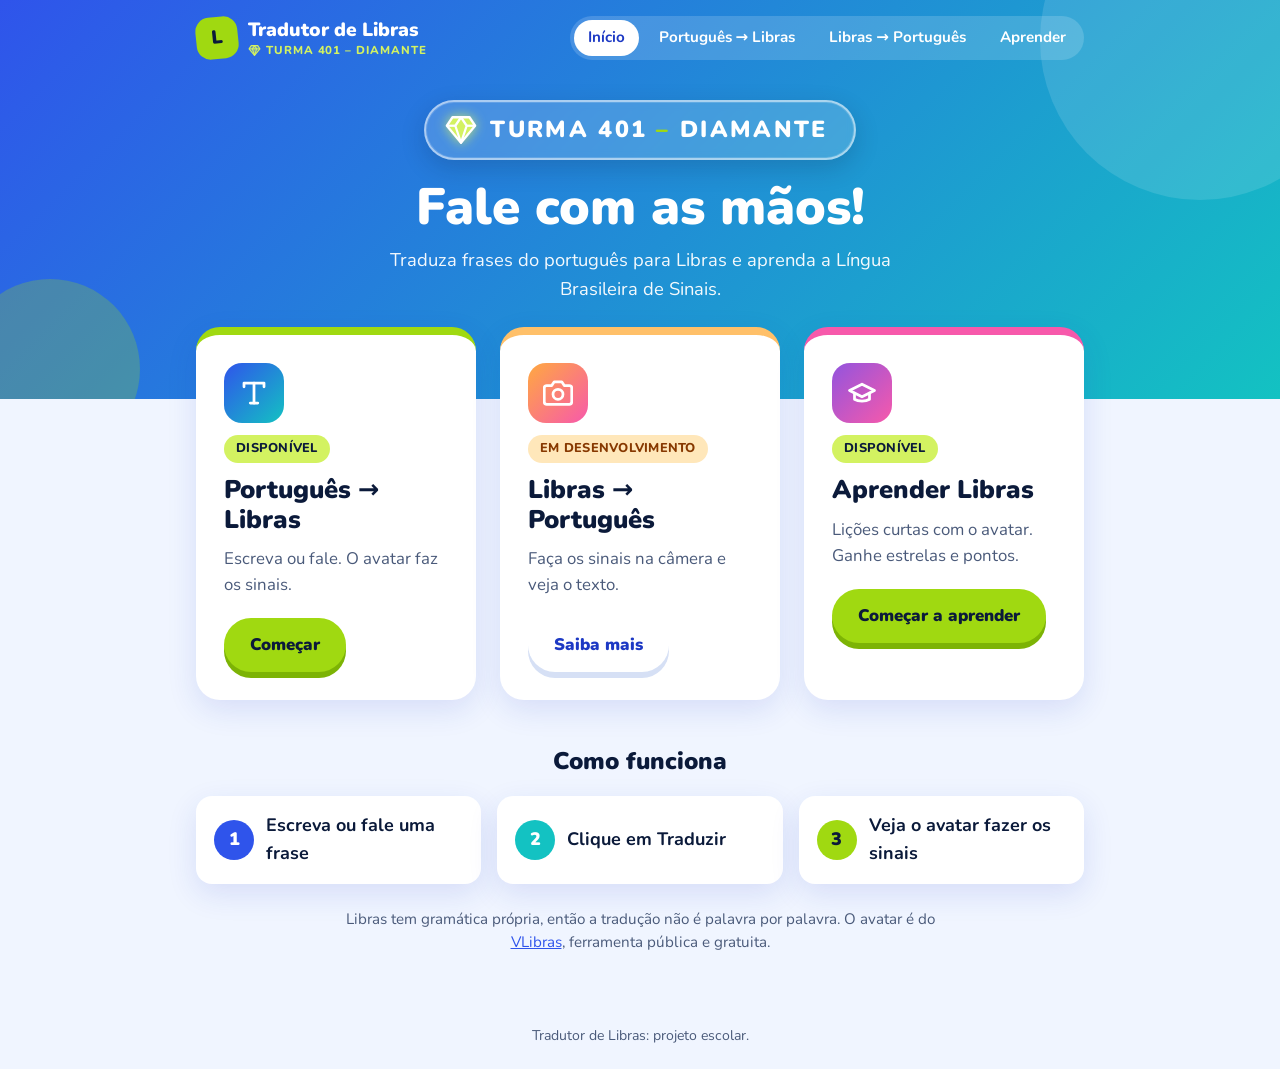
<file: html/index.html>
<!DOCTYPE html>
<html lang="pt-BR">
<head>
  <meta charset="UTF-8">
  <meta name="viewport" content="width=device-width, initial-scale=1.0">
  <title>Tradutor de Libras</title>
  <meta name="description" content="Tradutor online de Português para Libras, feito para ajudar alunos a traduzir e aprender a Língua Brasileira de Sinais.">

  <!-- Estilos: comuns a todas as páginas -->
  <link rel="stylesheet" href="/css/base.css">
  <link rel="stylesheet" href="/css/layout.css">
  <link rel="stylesheet" href="/css/componentes.css">
  <!-- Estilos: só desta página -->
  <link rel="stylesheet" href="/css/paginas/inicio.css">
</head>
<body>
  <a class="pular" href="#conteudo">Pular para o conteúdo</a>

  <!-- ===================== TOPO ===================== -->
  <header class="topo">
    <div class="container navegacao">
      <a class="marca" href="/">
        <span class="marca__icone" aria-hidden="true">L</span>
        <span class="marca__textos">
          <span class="marca__nome">Tradutor de Libras</span>
          <span class="marca__turma">
            <svg class="marca__diamante" viewBox="0 0 24 24" aria-hidden="true"><path d="M6 3h12l4 6-10 12L2 9z"/><path d="M2 9h20"/><path d="M12 21 8 9l4-6 4 6z"/></svg>
            Turma 401 – Diamante
          </span>
        </span>
      </a>
      <nav class="menu" aria-label="Menu principal">
        <a href="/" aria-current="page">Início</a>
        <a href="/portugues-libras"><span class="menu__longo">Português → Libras</span><span class="menu__curto">PT → Libras</span></a>
        <a href="/libras-portugues"><span class="menu__longo">Libras → Português</span><span class="menu__curto">Libras → PT</span></a>
        <a href="/aprender">Aprender</a>
      </nav>
    </div>

    <div class="container topo__titulo">
      <!-- Selo da turma: deixa claro para os alunos que o site é da sala deles -->
      <p class="selo-turma">
        <svg class="selo-turma__diamante" viewBox="0 0 24 24" aria-hidden="true"><path d="M6 3h12l4 6-10 12L2 9z"/><path d="M2 9h20"/><path d="M12 21 8 9l4-6 4 6z"/></svg>
        <span>Turma 401 <span class="selo-turma__separador" aria-hidden="true">–</span> Diamante</span>
      </p>
      <h1>Fale com as mãos!</h1>
      <p>Traduza frases do português para Libras e aprenda a Língua Brasileira de Sinais.</p>
    </div>
  </header>

  <!-- ===================== CONTEÚDO ===================== -->
  <main id="conteudo">
    <div class="container">

      <!-- Os dois caminhos -->
      <section class="caminhos" aria-label="Escolha a direção da tradução">
        <a class="cartao caminho" href="/portugues-libras">
          <span class="caminho__icone" aria-hidden="true">
            <svg class="icone" viewBox="0 0 24 24"><polyline points="4 7 4 4 20 4 20 7"/><line x1="9" y1="20" x2="15" y2="20"/><line x1="12" y1="4" x2="12" y2="20"/></svg>
          </span>
          <span class="selo">Disponível</span>
          <h2 class="caminho__titulo">Português → Libras</h2>
          <p class="caminho__texto">Escreva ou fale. O avatar faz os sinais.</p>
          <span class="botao caminho__botao">Começar</span>
        </a>

        <a class="cartao caminho caminho--dev" href="/libras-portugues">
          <span class="caminho__icone" aria-hidden="true">
            <svg class="icone" viewBox="0 0 24 24"><path d="M23 19a2 2 0 0 1-2 2H3a2 2 0 0 1-2-2V8a2 2 0 0 1 2-2h4l2-3h6l2 3h4a2 2 0 0 1 2 2z"/><circle cx="12" cy="13" r="4"/></svg>
          </span>
          <span class="selo selo--dev">Em desenvolvimento</span>
          <h2 class="caminho__titulo">Libras → Português</h2>
          <p class="caminho__texto">Faça os sinais na câmera e veja o texto.</p>
          <span class="botao botao--secundario caminho__botao">Saiba mais</span>
        </a>

        <a class="cartao caminho caminho--aprender" href="/aprender">
          <span class="caminho__icone" aria-hidden="true">
            <svg class="icone" viewBox="0 0 24 24"><path d="M22 10 12 5 2 10l10 5 10-5z"/><path d="M6 12v5c3 2 9 2 12 0v-5"/></svg>
          </span>
          <span class="selo">Disponível</span>
          <h2 class="caminho__titulo">Aprender Libras</h2>
          <p class="caminho__texto">Lições curtas com o avatar. Ganhe estrelas e pontos.</p>
          <span class="botao caminho__botao">Começar a aprender</span>
        </a>
      </section>

      <!-- Como funciona, em 3 passos -->
      <section class="passos" aria-labelledby="titulo-passos">
        <h2 id="titulo-passos" class="passos__titulo">Como funciona</h2>
        <ol class="passos__lista">
          <li class="passo">
            <span class="passo__numero">1</span>
            <span>Escreva ou fale uma frase</span>
          </li>
          <li class="passo">
            <span class="passo__numero">2</span>
            <span>Clique em <strong>Traduzir</strong></span>
          </li>
          <li class="passo">
            <span class="passo__numero">3</span>
            <span>Veja o avatar fazer os sinais</span>
          </li>
        </ol>
        <p class="passos__nota">
          Libras tem gramática própria, então a tradução não é palavra por palavra.
          O avatar é do <a href="https://www.gov.br/governodigital/pt-br/acessibilidade-e-usuario/vlibras" target="_blank" rel="noopener">VLibras</a>, ferramenta pública e gratuita.
        </p>
      </section>

    </div>
  </main>

  <!-- ===================== RODAPÉ ===================== -->
  <footer class="rodape">
    <div class="container">
      <p>Tradutor de Libras: projeto escolar.</p>
    </div>
  </footer>
</body>
</html>
</file>
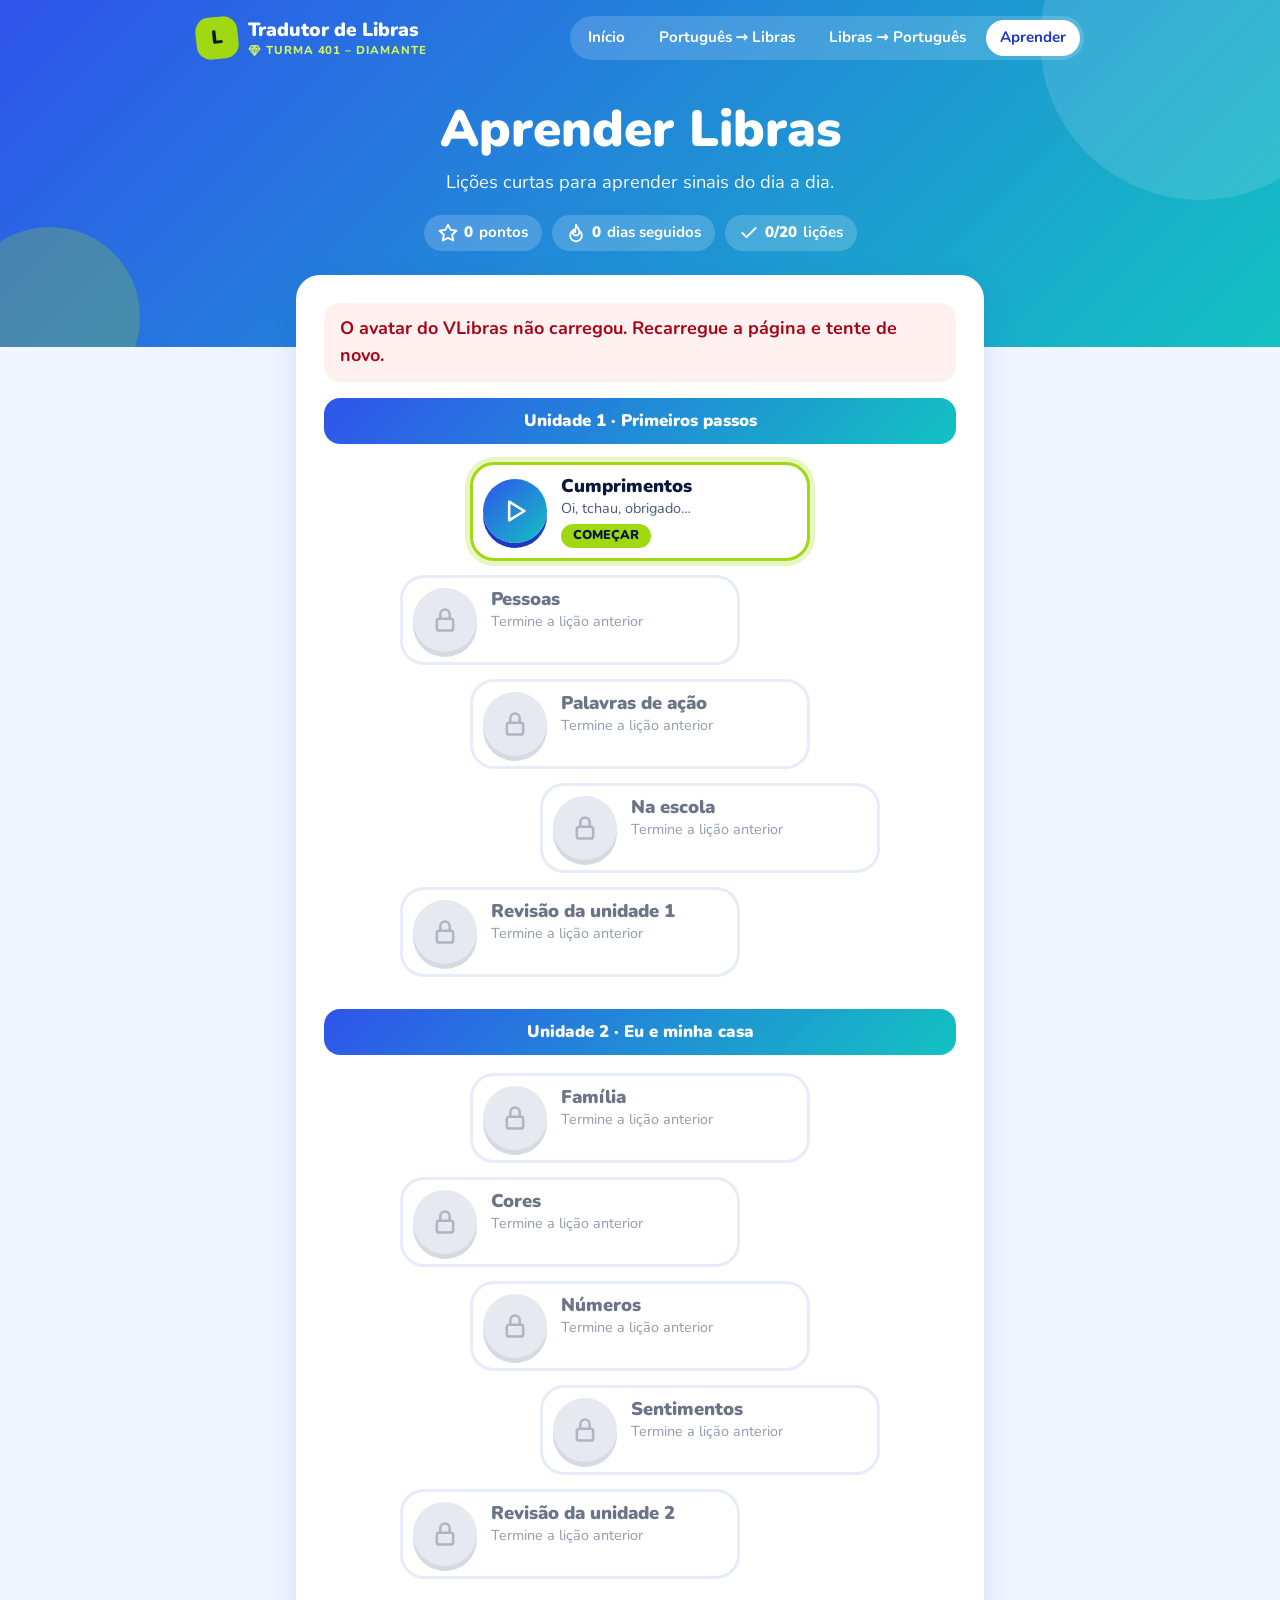
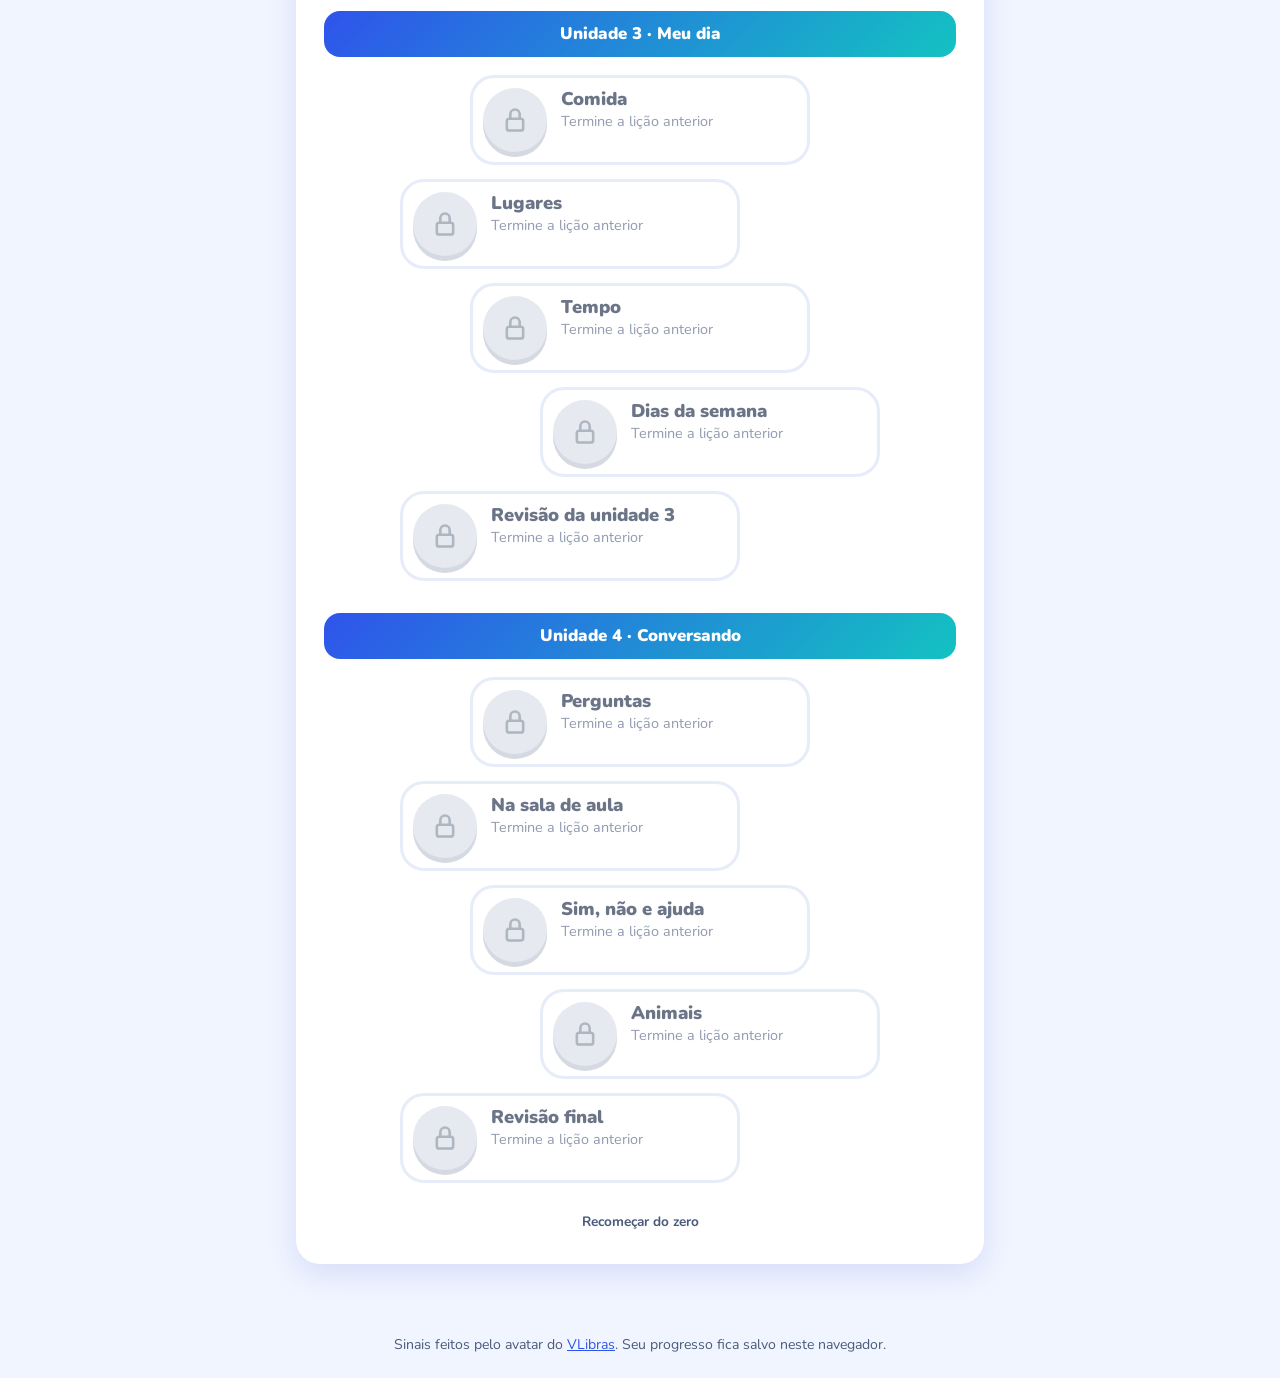
<file: html/aprender.html>
<!DOCTYPE html>
<html lang="pt-BR">
<head>
  <meta charset="UTF-8">
  <meta name="viewport" content="width=device-width, initial-scale=1.0">
  <title>Aprender Libras | Tradutor de Libras</title>
  <meta name="description" content="Aprenda Libras com lições curtas: veja o avatar fazer os sinais e pratique com exercícios.">

  <!-- Estilos: comuns a todas as páginas -->
  <link rel="stylesheet" href="/css/base.css">
  <link rel="stylesheet" href="/css/layout.css">
  <link rel="stylesheet" href="/css/componentes.css">
  <!-- Estilos: só desta página -->
  <link rel="stylesheet" href="/css/paginas/aprender.css">
</head>
<body data-tela="trilha">
  <!-- Botões e links com "vlibras-links" funcionam normalmente mesmo com o avatar aberto -->
  <a class="pular vlibras-links" href="#conteudo">Pular para o conteúdo</a>

  <!-- ===================== TOPO ===================== -->
  <header class="topo">
    <div class="container navegacao">
      <a class="marca vlibras-links" href="/">
        <span class="marca__icone" aria-hidden="true">L</span>
        <span class="marca__textos">
          <span class="marca__nome">Tradutor de Libras</span>
          <span class="marca__turma">
            <svg class="marca__diamante" viewBox="0 0 24 24" aria-hidden="true"><path d="M6 3h12l4 6-10 12L2 9z"/><path d="M2 9h20"/><path d="M12 21 8 9l4-6 4 6z"/></svg>
            Turma 401 – Diamante
          </span>
        </span>
      </a>
      <nav class="menu" aria-label="Menu principal">
        <a class="vlibras-links" href="/">Início</a>
        <a class="vlibras-links" href="/portugues-libras"><span class="menu__longo">Português → Libras</span><span class="menu__curto">PT → Libras</span></a>
        <a class="vlibras-links" href="/libras-portugues"><span class="menu__longo">Libras → Português</span><span class="menu__curto">Libras → PT</span></a>
        <a class="vlibras-links" href="/aprender" aria-current="page">Aprender</a>
      </nav>
    </div>

    <div class="container topo__titulo">
      <h1>Aprender Libras</h1>
      <p>Lições curtas para aprender sinais do dia a dia.</p>

      <!-- Placar: preenchido por js/paginas/aprender.js -->
      <ul class="placar" aria-label="Seu progresso">
        <li class="placar__item">
          <svg class="icone" viewBox="0 0 24 24" aria-hidden="true"><polygon points="12 2 15.1 8.3 22 9.3 17 14.1 18.2 21 12 17.8 5.8 21 7 14.1 2 9.3 8.9 8.3 12 2"/></svg>
          <strong id="placar-xp">0</strong> pontos
        </li>
        <li class="placar__item">
          <svg class="icone" viewBox="0 0 24 24" aria-hidden="true"><path d="M12 2c1 3 4 5 4 9a4 4 0 0 1-8 0c0-2 1-3 1-3s0 2 2 3c0-4 1-6 1-9z"/><path d="M12 22a7 7 0 0 0 7-7c0-2-1-4-2-5"/><path d="M12 22a7 7 0 0 1-7-7c0-2 1-4 2-5"/></svg>
          <strong id="placar-sequencia">0</strong> dias seguidos
        </li>
        <li class="placar__item">
          <svg class="icone" viewBox="0 0 24 24" aria-hidden="true"><polyline points="20 6 9 17 4 12"/></svg>
          <strong id="placar-licoes">0/0</strong> lições
        </li>
      </ul>
    </div>
  </header>

  <!-- ===================== CONTEÚDO ===================== -->
  <main id="conteudo">
    <div class="container pagina-aprender">

      <!-- ========== TELA 1: TRILHA ========== -->
      <section id="tela-trilha" class="cartao tela" aria-labelledby="titulo-trilha">
        <h2 id="titulo-trilha" class="sr-only">Trilha de lições</h2>
        <p id="aviso-trilha" class="aviso" hidden></p>
        <!-- Lições desenhadas por js/modulos/trilha.js -->
        <ol id="trilha" class="trilha"></ol>
        <div class="trilha__rodape">
          <button type="button" id="btn-apagar-progresso" class="botao-link vlibras-links">Recomeçar do zero</button>
        </div>
      </section>

      <!-- ========== TELA 2: ABRINDO O AVATAR ========== -->
      <section id="tela-carregando" class="cartao tela tela-carregando" data-estado="carregando" aria-live="polite" hidden>
        <span class="spinner" aria-hidden="true"></span>
        <p id="carregando-texto" class="tela-carregando__texto">Abrindo o avatar…</p>
        <div id="carregando-acoes" class="botoes-centro" hidden>
          <button type="button" id="btn-tentar-abrir" class="botao vlibras-links">Tentar de novo</button>
          <button type="button" id="btn-voltar-trilha" class="botao botao--secundario vlibras-links">Voltar</button>
        </div>
      </section>

      <!-- ========== TELA 3: LIÇÃO (desenhada por js/modulos/licao.js) ========== -->
      <section id="tela-licao" class="cartao tela" aria-label="Lição" hidden></section>

      <!-- ========== TELA 4: RESULTADO ========== -->
      <section id="tela-resultado" class="cartao tela resultado" aria-labelledby="resultado-titulo" hidden>
        <div id="resultado-estrelas" class="resultado__estrelas" role="img"></div>
        <h2 id="resultado-titulo">Lição concluída!</h2>
        <p id="resultado-licao" class="resultado__licao"></p>

        <dl class="resultado__numeros">
          <div class="resultado__numero">
            <dt>Acertos de primeira</dt>
            <dd id="resultado-acertos">0%</dd>
          </div>
          <div class="resultado__numero">
            <dt>Pontos</dt>
            <dd id="resultado-xp">+0</dd>
          </div>
          <div class="resultado__numero">
            <dt>Dias seguidos</dt>
            <dd id="resultado-sequencia">0</dd>
          </div>
        </dl>

        <div class="botoes-centro">
          <button type="button" id="btn-resultado-trilha" class="botao vlibras-links">Continuar</button>
          <button type="button" id="btn-resultado-repetir" class="botao botao--secundario vlibras-links">Repetir lição</button>
        </div>
      </section>

      <!--
        Elemento escondido: o script coloca aqui a palavra/frase e simula
        um clique para o VLibras sinalizar. Fica invisível e oculto para
        leitores de tela, para não "entregar" a resposta dos exercícios.
      -->
      <p id="alvo-libras" class="alvo-oculto" aria-hidden="true"></p>
    </div>
  </main>

  <!-- ===================== RODAPÉ ===================== -->
  <footer class="rodape">
    <div class="container">
      <p>Sinais feitos pelo avatar do <a class="vlibras-links" href="https://www.gov.br/governodigital/pt-br/acessibilidade-e-usuario/vlibras" target="_blank" rel="noopener">VLibras</a>. Seu progresso fica salvo neste navegador.</p>
    </div>
  </footer>

  <!-- ===================== SCRIPTS ===================== -->
  <!-- 1. Widget oficial do VLibras (avatar 3D) -->
  <script src="https://vlibras.gov.br/app/vlibras-plugin.js"></script>
  <!-- 2. Lógica desta página (importa os módulos de js/modulos/ e js/dados/) -->
  <script type="module" src="/js/paginas/aprender.js"></script>
</body>
</html>
</file>
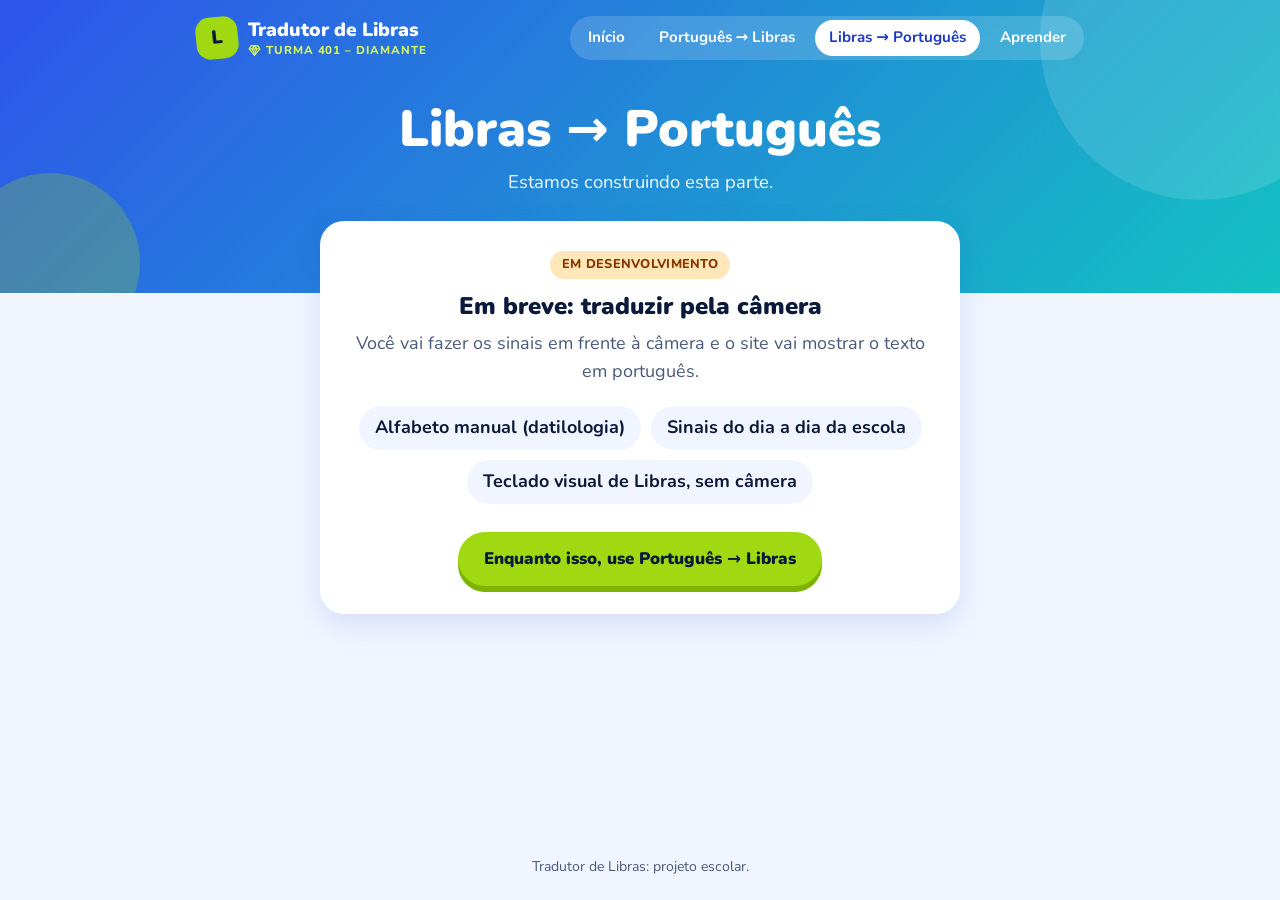
<file: html/libras-portugues.html>
<!DOCTYPE html>
<html lang="pt-BR">
<head>
  <meta charset="UTF-8">
  <meta name="viewport" content="width=device-width, initial-scale=1.0">
  <title>Libras para Português | Tradutor de Libras</title>
  <meta name="description" content="Tradução de Libras para Português pela câmera. Em desenvolvimento.">

  <!-- Estilos: comuns a todas as páginas -->
  <link rel="stylesheet" href="/css/base.css">
  <link rel="stylesheet" href="/css/layout.css">
  <link rel="stylesheet" href="/css/componentes.css">
  <!-- Estilos: só desta página -->
  <link rel="stylesheet" href="/css/paginas/libras-portugues.css">
</head>
<body>
  <a class="pular" href="#conteudo">Pular para o conteúdo</a>

  <!-- ===================== TOPO ===================== -->
  <header class="topo">
    <div class="container navegacao">
      <a class="marca" href="/">
        <span class="marca__icone" aria-hidden="true">L</span>
        <span class="marca__textos">
          <span class="marca__nome">Tradutor de Libras</span>
          <span class="marca__turma">
            <svg class="marca__diamante" viewBox="0 0 24 24" aria-hidden="true"><path d="M6 3h12l4 6-10 12L2 9z"/><path d="M2 9h20"/><path d="M12 21 8 9l4-6 4 6z"/></svg>
            Turma 401 – Diamante
          </span>
        </span>
      </a>
      <nav class="menu" aria-label="Menu principal">
        <a href="/">Início</a>
        <a href="/portugues-libras"><span class="menu__longo">Português → Libras</span><span class="menu__curto">PT → Libras</span></a>
        <a href="/libras-portugues" aria-current="page"><span class="menu__longo">Libras → Português</span><span class="menu__curto">Libras → PT</span></a>
        <a href="/aprender">Aprender</a>
      </nav>
    </div>

    <div class="container topo__titulo">
      <h1>Libras → Português</h1>
      <p>Estamos construindo esta parte.</p>
    </div>
  </header>

  <!-- ===================== CONTEÚDO ===================== -->
  <main id="conteudo">
    <div class="container">
      <section class="cartao em-breve">
        <span class="selo selo--dev">Em desenvolvimento</span>
        <h2 class="em-breve__titulo">Em breve: traduzir pela câmera</h2>
        <p class="em-breve__texto">
          Você vai fazer os sinais em frente à câmera e o site vai mostrar o texto em português.
        </p>

        <ul class="em-breve__lista">
          <li>Alfabeto manual (datilologia)</li>
          <li>Sinais do dia a dia da escola</li>
          <li>Teclado visual de Libras, sem câmera</li>
        </ul>

        <a class="botao em-breve__botao" href="/portugues-libras">Enquanto isso, use Português → Libras</a>
      </section>
    </div>
  </main>

  <!-- ===================== RODAPÉ ===================== -->
  <footer class="rodape">
    <div class="container">
      <p>Tradutor de Libras: projeto escolar.</p>
    </div>
  </footer>
</body>
</html>
</file>
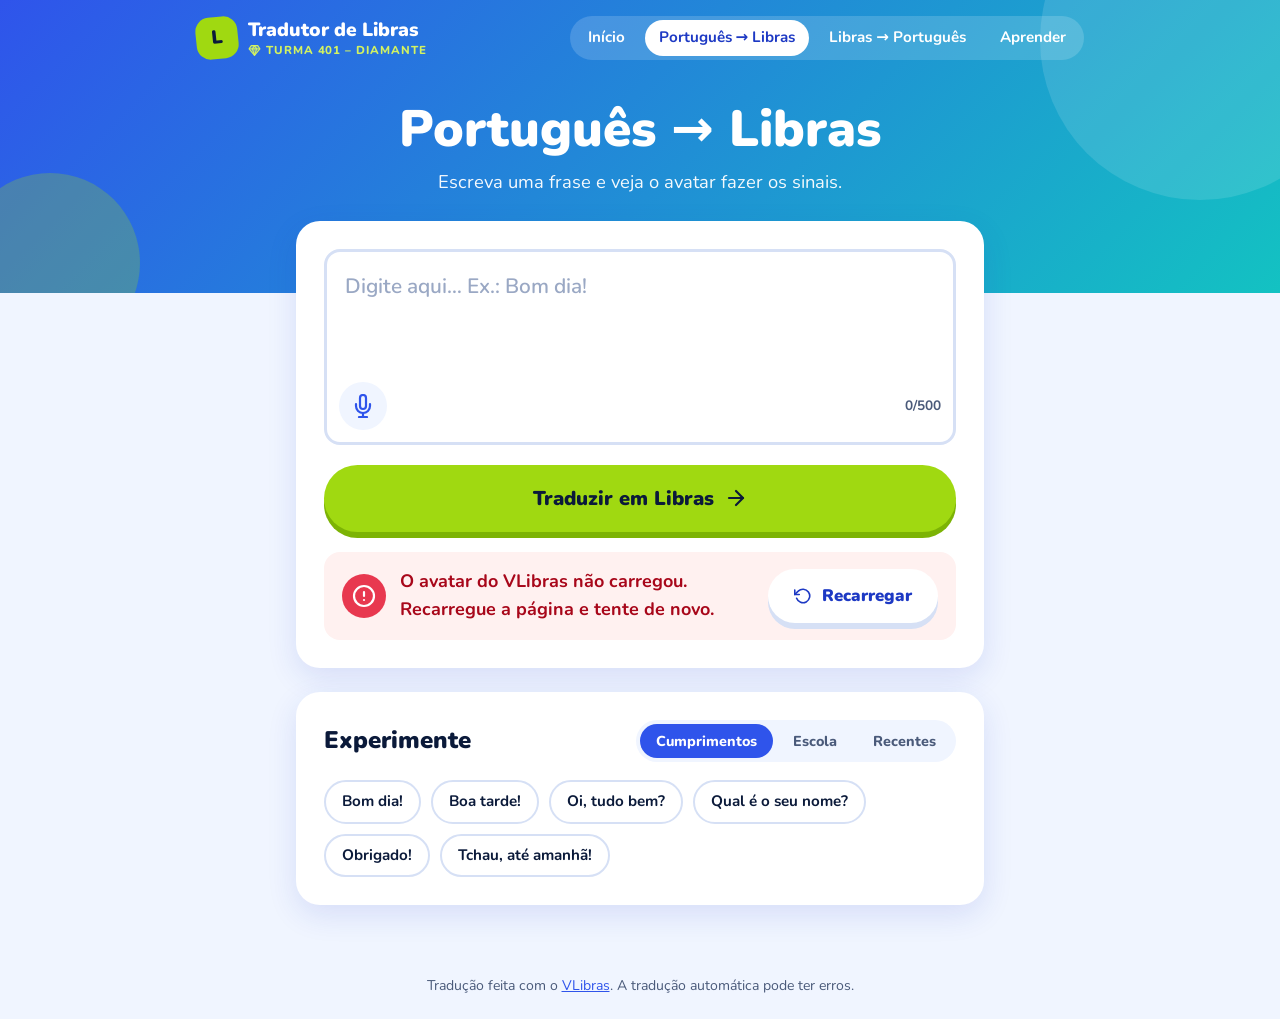
<file: html/portugues-libras.html>
<!DOCTYPE html>
<html lang="pt-BR">
<head>
  <meta charset="UTF-8">
  <meta name="viewport" content="width=device-width, initial-scale=1.0">
  <title>Português para Libras | Tradutor de Libras</title>
  <meta name="description" content="Digite ou fale em português e veja a tradução em Libras feita por um avatar 3D.">

  <!-- Estilos: comuns a todas as páginas -->
  <link rel="stylesheet" href="/css/base.css">
  <link rel="stylesheet" href="/css/layout.css">
  <link rel="stylesheet" href="/css/componentes.css">
  <!-- Estilos: só desta página -->
  <link rel="stylesheet" href="/css/paginas/portugues-libras.css">
</head>
<body>
  <!--
    Atenção: com o avatar aberto, o VLibras traduz qualquer texto clicado.
    A classe "vlibras-links" faz ele IGNORAR botões e links,
    para que eles funcionem normalmente.
  -->
  <a class="pular vlibras-links" href="#conteudo">Pular para o conteúdo</a>

  <!-- ===================== TOPO ===================== -->
  <header class="topo">
    <div class="container navegacao">
      <a class="marca vlibras-links" href="/">
        <span class="marca__icone" aria-hidden="true">L</span>
        <span class="marca__textos">
          <span class="marca__nome">Tradutor de Libras</span>
          <span class="marca__turma">
            <svg class="marca__diamante" viewBox="0 0 24 24" aria-hidden="true"><path d="M6 3h12l4 6-10 12L2 9z"/><path d="M2 9h20"/><path d="M12 21 8 9l4-6 4 6z"/></svg>
            Turma 401 – Diamante
          </span>
        </span>
      </a>
      <nav class="menu" aria-label="Menu principal">
        <a class="vlibras-links" href="/">Início</a>
        <a class="vlibras-links" href="/portugues-libras" aria-current="page"><span class="menu__longo">Português → Libras</span><span class="menu__curto">PT → Libras</span></a>
        <a class="vlibras-links" href="/libras-portugues"><span class="menu__longo">Libras → Português</span><span class="menu__curto">Libras → PT</span></a>
        <a class="vlibras-links" href="/aprender">Aprender</a>
      </nav>
    </div>

    <div class="container topo__titulo">
      <h1>Português → Libras</h1>
      <p>Escreva uma frase e veja o avatar fazer os sinais.</p>
    </div>
  </header>

  <!-- ===================== CONTEÚDO ===================== -->
  <main id="conteudo">
    <div class="container pagina-tradutor">

      <!-- ========== 1. TRADUTOR ========== -->
      <section class="cartao" aria-label="Tradutor">

        <!-- Campo de texto -->
        <div class="campo" id="campo">
          <label for="texto" class="sr-only">Texto em português</label>
          <textarea id="texto" class="campo__texto" maxlength="500"
            placeholder="Digite aqui… Ex.: Bom dia!"></textarea>

          <button type="button" id="btn-limpar" class="botao-icone botao-icone--pequeno campo__limpar vlibras-links"
            aria-label="Apagar texto" title="Apagar texto" hidden>
            <svg class="icone icone--pequeno" viewBox="0 0 24 24" aria-hidden="true"><line x1="18" y1="6" x2="6" y2="18"/><line x1="6" y1="6" x2="18" y2="18"/></svg>
          </button>

          <div class="campo__rodape">
            <button type="button" id="btn-falar" class="botao-icone vlibras-links"
              aria-label="Falar em vez de digitar" title="Falar em vez de digitar" hidden>
              <svg class="icone" viewBox="0 0 24 24" aria-hidden="true"><path d="M12 1a3 3 0 0 0-3 3v8a3 3 0 0 0 6 0V4a3 3 0 0 0-3-3z"/><path d="M19 10v2a7 7 0 0 1-14 0v-2"/><line x1="12" y1="19" x2="12" y2="23"/><line x1="8" y1="23" x2="16" y2="23"/></svg>
            </button>
            <span id="contador" class="campo__contador" aria-live="polite">0/500</span>
          </div>
        </div>

        <!-- Dica de Libras: aparece quando a frase tem algo a melhorar (js/modulos/cartao-sugestao.js) -->
        <div id="sugestao" class="sugestao" aria-live="polite" hidden></div>

        <!-- Botão principal -->
        <button type="button" id="btn-traduzir" class="botao botao--grande botao-traduzir vlibras-links">
          Traduzir em Libras
          <svg class="icone" viewBox="0 0 24 24" aria-hidden="true"><line x1="5" y1="12" x2="19" y2="12"/><polyline points="12 5 19 12 12 19"/></svg>
        </button>

        <!-- Balão de resultado: o JS troca o data-estado -->
        <div id="balao" class="balao" data-estado="inicial" role="status" aria-live="polite">
          <span class="balao__icone" aria-hidden="true">
            <!-- ícone de alerta (só no estado de erro) -->
            <svg class="icone balao__icone-erro" viewBox="0 0 24 24"><circle cx="12" cy="12" r="10"/><line x1="12" y1="8" x2="12" y2="12"/><line x1="12" y1="16" x2="12.01" y2="16"/></svg>
            <!-- ícone de balão de fala (nos outros estados) -->
            <svg class="icone balao__icone-normal" viewBox="0 0 24 24"><path d="M21 11.5a8.4 8.4 0 0 1-.9 3.8 8.5 8.5 0 0 1-7.6 4.7 8.4 8.4 0 0 1-3.8-.9L3 21l1.9-5.7a8.4 8.4 0 0 1-.9-3.8 8.5 8.5 0 0 1 4.7-7.6 8.4 8.4 0 0 1 3.8-.9h.5a8.5 8.5 0 0 1 8 8v.5z"/></svg>
          </span>
          <span class="spinner" aria-hidden="true"></span>

          <div class="balao__corpo">
            <p id="balao-mensagem" class="balao__mensagem">Escreva uma frase ou escolha uma das frases abaixo.</p>
            <!-- O VLibras traduz o texto deste elemento quando ele recebe o clique simulado -->
            <p id="alvo-libras" class="balao__frase"></p>
          </div>

          <div class="balao__acao">
            <button type="button" id="btn-acao-balao" class="botao botao--secundario vlibras-links">
              <svg class="icone icone--pequeno" viewBox="0 0 24 24" aria-hidden="true"><polyline points="1 4 1 10 7 10"/><path d="M3.5 15a9 9 0 1 0 2.1-9.4L1 10"/></svg>
              <span id="btn-acao-balao-texto">Repetir</span>
            </button>
          </div>
        </div>
      </section>

      <!-- ========== 2. EXPERIMENTE ========== -->
      <section class="cartao" aria-labelledby="titulo-experimente">
        <div class="experimente__cabecalho">
          <h2 id="titulo-experimente">Experimente</h2>
          <!-- Abas criadas pelo JS (js/modulos/frases.js + historico.js) -->
          <div id="abas" class="abas" role="tablist" aria-label="Grupos de frases"></div>
        </div>

        <div id="painel-frases" role="tabpanel"></div>
      </section>

    </div>
  </main>

  <!-- ===================== RODAPÉ ===================== -->
  <footer class="rodape">
    <div class="container">
      <p>Tradução feita com o <a class="vlibras-links" href="https://www.gov.br/governodigital/pt-br/acessibilidade-e-usuario/vlibras" target="_blank" rel="noopener">VLibras</a>. A tradução automática pode ter erros.</p>
    </div>
  </footer>

  <!-- ===================== SCRIPTS ===================== -->
  <!-- 1. Widget oficial do VLibras (avatar 3D) -->
  <script src="https://vlibras.gov.br/app/vlibras-plugin.js"></script>
  <!-- 2. Lógica desta página (importa os módulos de js/modulos/) -->
  <script type="module" src="/js/paginas/portugues-libras.js"></script>
</body>
</html>
</file>
<file: css/base.css>
/* ==========================================================
   base.css
   Variáveis de cor e medida, reset, tipografia e acessibilidade.
   Usado por TODAS as páginas.
   Para mudar as cores do site inteiro, mude só as variáveis.
   ========================================================== */

/* ---------- Fonte (Google Fonts) ---------- */
@import url("https://fonts.googleapis.com/css2?family=Nunito:wght@400;600;700;800;900&display=swap");

/* ---------- Variáveis ---------- */
:root {
  color-scheme: light;

  /* Paleta: azul elétrico + ciano + verde-limão */
  --azul: #2f54eb;
  --azul-escuro: #1d39c4;
  --ciano: #13c2c2;
  --limao: #a0d911;
  --limao-claro: #d3f261;
  --rosa: #f759ab;
  --vermelho: #e8384f;

  --gradiente: linear-gradient(135deg, var(--azul) 0%, var(--ciano) 100%);

  --fundo: #f0f5ff;
  --cartao: #ffffff;
  --texto: #0b1a3a;
  --texto-suave: #4a5a7a;
  --borda: #d6e0f5;

  /* Medidas */
  --raio: 24px;
  --raio-medio: 16px;
  --raio-pilula: 999px;
  --sombra: 0 10px 30px rgba(29, 57, 196, 0.12);
  --sombra-forte: 0 14px 40px rgba(29, 57, 196, 0.22);
  --largura-maxima: 920px;
  --transicao: 0.18s ease;
}

/* ---------- Reset ---------- */
* {
  box-sizing: border-box;
}

html {
  scroll-behavior: smooth;
}

body {
  margin: 0;
  min-height: 100vh;
  display: flex;
  flex-direction: column;
  font-family: "Nunito", "Segoe UI", system-ui, sans-serif;
  font-size: 18px;
  line-height: 1.55;
  color: var(--texto);
  background: var(--fundo);
}

button {
  font: inherit;
}

/* Garante que o atributo "hidden" sempre esconde, mesmo com display definido no CSS */
[hidden] {
  display: none !important;
}

/* ---------- Tipografia ---------- */
h1,
h2,
h3 {
  margin: 0;
  line-height: 1.15;
  font-weight: 900;
}

h1 {
  font-size: clamp(2rem, 6vw, 3.2rem);
}

h2 {
  font-size: 1.5rem;
}

h3 {
  font-size: 1.15rem;
}

a {
  color: var(--azul);
}

/* ---------- Acessibilidade ---------- */
:focus-visible {
  outline: 3px solid var(--rosa);
  outline-offset: 3px;
}

/* Esconde visualmente, mas leitores de tela continuam lendo */
.sr-only {
  position: absolute;
  width: 1px;
  height: 1px;
  overflow: hidden;
  clip: rect(0 0 0 0);
  white-space: nowrap;
}

/* Link "Pular para o conteúdo" (aparece ao navegar com Tab) */
.pular {
  position: absolute;
  left: -999px;
  top: 8px;
  z-index: 100;
  padding: 8px 14px;
  border-radius: 8px;
  background: var(--limao);
  color: var(--texto);
}

.pular:focus {
  left: 8px;
}

/* Quem prefere menos movimento não vê animações */
@media (prefers-reduced-motion: reduce) {
  *,
  *::before,
  *::after {
    animation: none !important;
    transition: none !important;
  }
}
</file>
<file: css/layout.css>
/* ==========================================================
   layout.css
   Estrutura comum a todas as páginas:
   container, faixa colorida do topo, menu, área principal e rodapé.
   ========================================================== */

/* ---------- Container central ---------- */
.container {
  width: 100%;
  max-width: var(--largura-maxima);
  margin: 0 auto;
  padding: 0 16px;
}

/* ---------- Faixa colorida do topo ---------- */
.topo {
  position: relative;
  padding-bottom: 96px; /* espaço para o conteúdo "subir" sobre a faixa */
  background: var(--gradiente);
  color: #fff;
  overflow: hidden;
}

/* Bolhas decorativas */
.topo::before,
.topo::after {
  content: "";
  position: absolute;
  border-radius: 50%;
  background: rgba(255, 255, 255, 0.12);
  pointer-events: none;
}

.topo::before {
  width: 320px;
  height: 320px;
  top: -120px;
  right: -80px;
}

.topo::after {
  width: 180px;
  height: 180px;
  bottom: -60px;
  left: -40px;
  background: rgba(160, 217, 17, 0.25);
}

/* ---------- Barra de navegação ---------- */
.navegacao {
  position: relative;
  z-index: 1;
  display: flex;
  flex-wrap: wrap;
  align-items: center;
  justify-content: space-between;
  gap: 12px;
  padding-top: 16px;
  padding-bottom: 16px;
}

.marca {
  display: flex;
  align-items: center;
  gap: 10px;
  color: #fff;
  font-size: 1.2rem;
  font-weight: 900;
  text-decoration: none;
}

.marca__icone {
  display: grid;
  place-items: center;
  width: 42px;
  height: 42px;
  border-radius: 14px;
  background: var(--limao);
  color: var(--texto);
  transform: rotate(-6deg);
  transition: transform var(--transicao);
}

.marca:hover .marca__icone {
  transform: rotate(6deg) scale(1.08);
}

/* Nome do site + turma, um embaixo do outro */
.marca__textos {
  display: flex;
  flex-direction: column;
  line-height: 1.15;
}

.marca__turma {
  display: inline-flex;
  align-items: center;
  gap: 5px;
  margin-top: 3px;
  color: var(--limao-claro);
  font-size: 0.72rem;
  font-weight: 800;
  letter-spacing: 0.08em;
  text-transform: uppercase;
}

.marca__diamante {
  width: 13px;
  height: 13px;
  fill: rgba(211, 242, 97, 0.25);
  stroke: currentColor;
  stroke-width: 2;
  stroke-linejoin: round;
}

.menu {
  display: flex;
  gap: 6px;
  padding: 4px;
  border-radius: var(--raio-pilula);
  background: rgba(255, 255, 255, 0.16);
}

.menu a {
  padding: 6px 14px;
  border-radius: var(--raio-pilula);
  color: #fff;
  font-size: 0.95rem;
  font-weight: 700;
  text-decoration: none;
  white-space: nowrap;
  transition: background var(--transicao);
}

.menu a:hover {
  background: rgba(255, 255, 255, 0.2);
}

.menu a[aria-current="page"] {
  background: #fff;
  color: var(--azul-escuro);
}

/* Texto curto do menu (só aparece no celular) */
.menu__curto {
  display: none;
}

/* ---------- Título dentro da faixa ---------- */
.topo__titulo {
  position: relative;
  z-index: 1;
  padding-top: 24px;
  text-align: center;
}

.topo__titulo p {
  max-width: 560px;
  margin: 10px auto 0;
  font-size: 1.15rem;
  opacity: 0.95;
}

/* ---------- Área principal ---------- */
main {
  flex: 1;
  position: relative;
  z-index: 2;
  margin-top: -72px; /* sobe por cima da faixa */
  padding-bottom: 48px;
}

/* ---------- Rodapé ---------- */
.rodape {
  padding: 20px 0;
  color: var(--texto-suave);
  font-size: 0.88rem;
  text-align: center;
}

.rodape p {
  margin: 2px 0;
}

/* ---------- Celular ---------- */
@media (max-width: 560px) {
  body {
    font-size: 17px;
  }

  .navegacao {
    justify-content: center;
  }

  .menu {
    width: 100%;
  }

  .menu a {
    flex: 1;
    padding: 6px 4px;
    font-size: 0.85rem;
    text-align: center;
  }

  /* No celular, "Início" sai do menu: o logo já leva para o início */
  .menu a[href="/"] {
    display: none;
  }

  .menu__longo {
    display: none;
  }

  .menu__curto {
    display: inline;
  }
}
</file>
<file: css/componentes.css>
/* ==========================================================
   componentes.css
   Peças reutilizáveis: cartão, selo, botões, chips, abas,
   indicador de carregamento (spinner) e ícones.
   ========================================================== */

/* ---------- Cartão ---------- */
.cartao {
  padding: 28px;
  border-radius: var(--raio);
  background: var(--cartao);
  box-shadow: var(--sombra);
}

@media (max-width: 560px) {
  .cartao {
    padding: 20px;
  }
}

/* ---------- Selo (etiqueta pequena) ---------- */
.selo {
  display: inline-block;
  padding: 4px 12px;
  border-radius: var(--raio-pilula);
  background: var(--limao-claro);
  color: var(--texto);
  font-size: 0.8rem;
  font-weight: 800;
  letter-spacing: 0.02em;
  text-transform: uppercase;
}

.selo--dev {
  background: #ffe7ba;
  color: #873800;
}

/* ---------- Botões ---------- */
.botao {
  display: inline-flex;
  align-items: center;
  justify-content: center;
  gap: 10px;
  padding: 14px 26px;
  border: none;
  border-radius: var(--raio-pilula);
  background: var(--limao);
  color: var(--texto);
  font-weight: 900;
  font-size: 1.05rem;
  text-decoration: none;
  cursor: pointer;
  box-shadow: 0 6px 0 #7cb305; /* "degrau" embaixo: parece um botão de verdade */
  transition: transform var(--transicao), box-shadow var(--transicao), filter var(--transicao);
}

.botao:hover {
  filter: brightness(1.05);
  transform: translateY(-2px);
  box-shadow: 0 8px 0 #7cb305;
}

.botao:active {
  transform: translateY(4px);
  box-shadow: 0 2px 0 #7cb305;
}

.botao:disabled {
  opacity: 0.6;
  cursor: not-allowed;
  transform: none;
}

.botao--grande {
  width: 100%;
  padding: 18px 26px;
  font-size: 1.25rem;
}

.botao--pequeno {
  padding: 8px 18px;
  font-size: 0.95rem;
  box-shadow: 0 4px 0 #7cb305;
}

.botao--pequeno:hover {
  box-shadow: 0 6px 0 #7cb305;
}

.botao--secundario {
  background: #fff;
  color: var(--azul-escuro);
  box-shadow: 0 6px 0 var(--borda);
}

.botao--secundario:hover {
  box-shadow: 0 8px 0 var(--borda);
}

.botao--secundario:active {
  box-shadow: 0 2px 0 var(--borda);
}

/* Botão redondo só com ícone (microfone, limpar…) */
.botao-icone {
  display: grid;
  place-items: center;
  width: 48px;
  height: 48px;
  border: none;
  border-radius: 50%;
  background: var(--fundo);
  color: var(--azul);
  cursor: pointer;
  transition: background var(--transicao), transform var(--transicao);
}

.botao-icone:hover {
  background: #dfe8ff;
  transform: scale(1.06);
}

.botao-icone--pequeno {
  width: 36px;
  height: 36px;
}

.botao-icone--gravando {
  background: var(--vermelho);
  color: #fff;
  animation: pulsar 1.2s infinite;
}

/* Texto-botão discreto (ex.: "limpar") */
.botao-link {
  padding: 4px 8px;
  border: none;
  border-radius: 8px;
  background: none;
  color: var(--texto-suave);
  font-size: 0.85rem;
  font-weight: 700;
  cursor: pointer;
}

.botao-link:hover {
  color: var(--vermelho);
}

/*
  IMPORTANTE: o VLibras traduz o que é clicado. Se o clique cair no
  ícone <svg> dentro de um botão, o VLibras "pega" o clique.
  Esta regra faz o clique sempre cair no próprio botão.
*/
.vlibras-links * {
  pointer-events: none;
}

/* ---------- Ícones (SVG) ---------- */
.icone {
  width: 24px;
  height: 24px;
  flex-shrink: 0;
  fill: none;
  stroke: currentColor;
  stroke-width: 2.2;
  stroke-linecap: round;
  stroke-linejoin: round;
}

.icone--pequeno {
  width: 18px;
  height: 18px;
}

/* ---------- Chips (frases clicáveis) ---------- */
.chips {
  display: flex;
  flex-wrap: wrap;
  gap: 10px;
}

.chip {
  padding: 8px 16px;
  border: 2px solid var(--borda);
  border-radius: var(--raio-pilula);
  background: #fff;
  color: var(--texto);
  font-size: 0.95rem;
  font-weight: 700;
  cursor: pointer;
  transition: border-color var(--transicao), background var(--transicao), transform var(--transicao);
}

.chip:hover {
  border-color: var(--azul);
  background: #f5f8ff;
  transform: translateY(-2px);
}

.chip--suave {
  border-color: transparent;
  background: var(--fundo);
}

/* ---------- Abas ---------- */
.abas {
  display: inline-flex;
  gap: 4px;
  padding: 4px;
  border-radius: var(--raio-pilula);
  background: var(--fundo);
}

.aba {
  padding: 6px 16px;
  border: none;
  border-radius: var(--raio-pilula);
  background: none;
  color: var(--texto-suave);
  font-size: 0.9rem;
  font-weight: 800;
  cursor: pointer;
  transition: background var(--transicao), color var(--transicao);
}

.aba[aria-selected="true"] {
  background: var(--azul);
  color: #fff;
}

/* ---------- Carregando (spinner) ---------- */
.spinner {
  width: 26px;
  height: 26px;
  flex-shrink: 0;
  border: 4px solid #dfe8ff;
  border-top-color: var(--azul);
  border-radius: 50%;
  animation: girar 0.8s linear infinite;
}

/* ---------- Animações ---------- */
@keyframes girar {
  to {
    transform: rotate(360deg);
  }
}

@keyframes pulsar {
  0% {
    box-shadow: 0 0 0 0 rgba(232, 56, 79, 0.5);
  }
  70% {
    box-shadow: 0 0 0 14px rgba(232, 56, 79, 0);
  }
  100% {
    box-shadow: 0 0 0 0 rgba(232, 56, 79, 0);
  }
}

@keyframes aparecer {
  from {
    opacity: 0;
    transform: translateY(8px);
  }
  to {
    opacity: 1;
    transform: translateY(0);
  }
}

@keyframes tremer {
  0%, 100% { transform: translateX(0); }
  25% { transform: translateX(-6px); }
  75% { transform: translateX(6px); }
}
</file>
<file: css/paginas/inicio.css>
/* ==========================================================
   paginas/inicio.css
   Estilos exclusivos da página inicial (html/index.html).
   ========================================================== */

/* ---------- Selo da turma (acima do título) ---------- */
.topo__titulo .selo-turma {
  display: inline-flex;
  align-items: center;
  gap: 12px;
  max-width: none;
  margin: 0 auto 18px;
  padding: 10px 26px 10px 18px;
  border: 2px solid rgba(255, 255, 255, 0.55);
  border-radius: var(--raio-pilula);
  background: rgba(255, 255, 255, 0.16);
  box-shadow: 0 8px 24px rgba(11, 26, 58, 0.18), inset 0 0 0 1px rgba(255, 255, 255, 0.15);
  color: #fff;
  font-size: clamp(1.05rem, 3.6vw, 1.45rem);
  font-weight: 900;
  letter-spacing: 0.1em;
  text-transform: uppercase;
  opacity: 1;
  backdrop-filter: blur(4px);
}

.selo-turma__separador {
  color: var(--limao);
}

.selo-turma__diamante {
  width: 34px;
  height: 34px;
  flex-shrink: 0;
  fill: var(--limao-claro);
  stroke: #fff;
  stroke-width: 1.6;
  stroke-linejoin: round;
  filter: drop-shadow(0 0 6px rgba(211, 242, 97, 0.8));
  animation: brilhar 2.6s ease-in-out infinite;
}

@keyframes brilhar {
  0%, 100% { transform: rotate(-8deg) scale(1); }
  50% { transform: rotate(8deg) scale(1.12); }
}

@media (max-width: 560px) {
  .topo__titulo .selo-turma {
    gap: 8px;
    padding: 8px 18px 8px 12px;
    letter-spacing: 0.06em;
  }

  .selo-turma__diamante {
    width: 26px;
    height: 26px;
  }
}

/* ---------- Cartões dos dois caminhos ---------- */
.caminhos {
  display: grid;
  grid-template-columns: repeat(auto-fit, minmax(260px, 1fr));
  gap: 24px;
}

.caminho {
  display: flex;
  flex-direction: column;
  align-items: flex-start;
  gap: 12px;
  color: inherit;
  text-decoration: none;
  border-top: 8px solid var(--limao);
  transition: transform var(--transicao), box-shadow var(--transicao);
}

.caminho:hover {
  transform: translateY(-6px) rotate(-0.5deg);
  box-shadow: var(--sombra-forte);
}

.caminho--dev {
  border-top-color: #ffc069;
}

.caminho__icone {
  display: grid;
  place-items: center;
  width: 60px;
  height: 60px;
  border-radius: 18px;
  background: var(--gradiente);
  color: #fff;
}

.caminho__icone .icone {
  width: 30px;
  height: 30px;
}

.caminho--dev .caminho__icone {
  background: linear-gradient(135deg, #ffa940, #f759ab);
}

.caminho__titulo {
  font-size: 1.6rem;
}

.caminho__texto {
  margin: 0;
  color: var(--texto-suave);
  font-size: 1.05rem;
}

.caminho__botao {
  margin-top: 8px;
}

/* ---------- Como funciona ---------- */
.passos {
  margin-top: 48px;
  text-align: center;
}

.passos__titulo {
  margin-bottom: 20px;
}

.passos__lista {
  display: grid;
  grid-template-columns: repeat(auto-fit, minmax(200px, 1fr));
  gap: 16px;
  margin: 0;
  padding: 0;
  list-style: none;
}

.passo {
  display: flex;
  align-items: center;
  gap: 12px;
  padding: 16px 18px;
  border-radius: var(--raio-medio);
  background: #fff;
  box-shadow: var(--sombra);
  font-weight: 700;
  text-align: left;
}

.passo__numero {
  display: grid;
  place-items: center;
  width: 40px;
  height: 40px;
  flex-shrink: 0;
  border-radius: 50%;
  background: var(--azul);
  color: #fff;
  font-weight: 900;
}

.passo:nth-child(2) .passo__numero {
  background: var(--ciano);
}

.passo:nth-child(3) .passo__numero {
  background: var(--limao);
  color: var(--texto);
}

.passos__nota {
  max-width: 600px;
  margin: 24px auto 0;
  color: var(--texto-suave);
  font-size: 0.95rem;
}

/* Cartão "Aprender Libras" */
.caminho--aprender {
  border-top-color: var(--rosa);
}

.caminho--aprender .caminho__icone {
  background: linear-gradient(135deg, #9254de, #f759ab);
}
</file>
<file: css/paginas/aprender.css>
/* ==========================================================
   paginas/aprender.css
   Estilos exclusivos da página "Aprender Libras"
   (html/aprender.html): placar, trilha, lição e resultado.
   ========================================================== */

.pagina-aprender {
  max-width: 720px;
}

/* Durante a lição, esconde o título do topo para dar foco */
body[data-tela="licao"] .topo__titulo,
body[data-tela="carregando"] .topo__titulo {
  display: none;
}

body[data-tela="licao"] .topo,
body[data-tela="carregando"] .topo {
  padding-bottom: 88px;
}

/* ==========================================================
   1. Placar (pontos, dias seguidos, lições)
   ========================================================== */
.placar {
  display: flex;
  flex-wrap: wrap;
  justify-content: center;
  gap: 10px;
  margin: 18px 0 0;
  padding: 0;
  list-style: none;
}

.placar__item {
  display: inline-flex;
  align-items: center;
  gap: 6px;
  padding: 6px 14px;
  border-radius: var(--raio-pilula);
  background: rgba(255, 255, 255, 0.18);
  font-size: 0.95rem;
  font-weight: 700;
}

.placar__item strong {
  font-weight: 900;
}

.placar__item .icone {
  width: 20px;
  height: 20px;
}

/* ==========================================================
   2. Trilha de lições (zigue-zague)
   ========================================================== */
.aviso {
  margin: 0 0 16px;
  padding: 12px 16px;
  border-radius: var(--raio-medio);
  background: #fff1f0;
  color: #a8071a;
  font-weight: 700;
}

.trilha {
  display: flex;
  flex-direction: column;
  gap: 14px;
  margin: 0;
  padding: 0;
  list-style: none;
}

.trilha__item {
  display: flex;
  justify-content: center;
}

/* Título de cada unidade */
.trilha__unidade {
  margin: 18px 0 4px;
  padding: 10px 18px;
  border-radius: var(--raio-medio);
  background: var(--gradiente);
  color: #fff;
  font-size: 1.05rem;
  font-weight: 900;
  text-align: center;
}

.trilha__unidade:first-child {
  margin-top: 0;
}

/* Zigue-zague: desloca as lições para os lados (dentro de cada unidade) */
.trilha__unidade + .trilha__item + .trilha__item,
.trilha__unidade + .trilha__item + .trilha__item + .trilha__item + .trilha__item + .trilha__item {
  transform: translateX(-70px);
}

.trilha__unidade + .trilha__item + .trilha__item + .trilha__item + .trilha__item {
  transform: translateX(70px);
}

.no-licao {
  display: grid;
  grid-template-columns: auto 1fr;
  grid-template-areas:
    "circulo titulo"
    "circulo descricao"
    "circulo extra";
  column-gap: 14px;
  align-items: center;
  width: min(340px, 100%);
  padding: 10px 18px 10px 10px;
  border: 3px solid var(--borda);
  border-radius: var(--raio);
  background: #fff;
  color: var(--texto);
  text-align: left;
  cursor: pointer;
  transition: transform var(--transicao), border-color var(--transicao), box-shadow var(--transicao);
}

.no-licao:hover:not(:disabled) {
  transform: translateY(-3px);
  border-color: var(--azul);
  box-shadow: var(--sombra);
}

.no-licao__circulo {
  grid-area: circulo;
  display: grid;
  place-items: center;
  width: 64px;
  height: 64px;
  border-radius: 50%;
  background: var(--gradiente);
  color: #fff;
  box-shadow: 0 5px 0 var(--azul-escuro);
}

.no-licao__circulo .icone {
  width: 28px;
  height: 28px;
}

.no-licao__titulo {
  grid-area: titulo;
  font-size: 1.15rem;
  font-weight: 900;
  line-height: 1.2;
}

.no-licao__descricao {
  grid-area: descricao;
  color: var(--texto-suave);
  font-size: 0.9rem;
}

.no-licao .estrelas,
.no-licao__comecar {
  grid-area: extra;
}

.no-licao__comecar {
  justify-self: start;
  margin-top: 4px;
  padding: 2px 12px;
  border-radius: var(--raio-pilula);
  background: var(--limao);
  font-size: 0.8rem;
  font-weight: 900;
  text-transform: uppercase;
}

/* Estados */
.no-licao[data-estado="concluida"] .no-licao__circulo {
  background: var(--limao);
  color: var(--texto);
  box-shadow: 0 5px 0 #7cb305;
}

.no-licao[data-atual="true"] {
  border-color: var(--limao);
  box-shadow: 0 0 0 5px rgba(160, 217, 17, 0.25);
}

.no-licao[data-atual="true"] .no-licao__circulo {
  animation: pulsar-azul 1.6s infinite;
}

.no-licao:disabled {
  cursor: not-allowed;
  opacity: 0.6;
}

.no-licao:disabled .no-licao__circulo {
  background: #d6dbe5;
  color: #7a869a;
  box-shadow: 0 5px 0 #b8c0cf;
}

.trilha__rodape {
  margin-top: 24px;
  text-align: center;
}

@keyframes pulsar-azul {
  0% { box-shadow: 0 5px 0 var(--azul-escuro), 0 0 0 0 rgba(47, 84, 235, 0.45); }
  70% { box-shadow: 0 5px 0 var(--azul-escuro), 0 0 0 14px rgba(47, 84, 235, 0); }
  100% { box-shadow: 0 5px 0 var(--azul-escuro), 0 0 0 0 rgba(47, 84, 235, 0); }
}

/* Estrelas */
.estrelas {
  display: inline-flex;
  gap: 2px;
  font-size: 1.1rem;
  line-height: 1;
}

.estrela {
  color: #d6dbe5;
}

.estrela--cheia {
  color: #fadb14;
  text-shadow: 0 1px 0 #d4b106;
}

.estrelas--grandes {
  gap: 8px;
  font-size: 3.4rem;
}

/* Revisão: cor diferente para destacar */
.no-licao[data-tipo="revisao"]:not([data-estado="concluida"]):not(:disabled) .no-licao__circulo {
  background: linear-gradient(135deg, #9254de, #f759ab);
  box-shadow: 0 5px 0 #722ed1;
}

@media (max-width: 560px) {
  .trilha__unidade + .trilha__item + .trilha__item,
  .trilha__unidade + .trilha__item + .trilha__item + .trilha__item + .trilha__item + .trilha__item {
    transform: translateX(-24px);
  }

  .trilha__unidade + .trilha__item + .trilha__item + .trilha__item + .trilha__item {
    transform: translateX(24px);
  }
}

/* ==========================================================
   3. Abrindo o avatar
   ========================================================== */
.tela-carregando {
  display: flex;
  flex-direction: column;
  align-items: center;
  gap: 16px;
  padding: 48px 24px;
  text-align: center;
}

.tela-carregando .spinner {
  width: 48px;
  height: 48px;
  border-width: 6px;
}

.tela-carregando[data-estado="erro"] .spinner {
  display: none;
}

.tela-carregando[data-estado="erro"] .tela-carregando__texto {
  color: #a8071a;
}

.tela-carregando__texto {
  margin: 0;
  font-weight: 700;
}

.botoes-centro {
  display: flex;
  flex-wrap: wrap;
  justify-content: center;
  gap: 12px;
}

/* ==========================================================
   4. Lição
   ========================================================== */
.licao {
  display: flex;
  flex-direction: column;
  gap: 20px;
}

.licao__topo {
  display: flex;
  align-items: center;
  gap: 14px;
}

.barra-progresso {
  flex: 1;
  height: 16px;
  border-radius: var(--raio-pilula);
  background: var(--fundo);
  overflow: hidden;
}

.barra-progresso__cheia {
  width: 0;
  height: 100%;
  border-radius: var(--raio-pilula);
  background: var(--limao);
  transition: width 0.35s ease;
}

.licao__conteudo {
  display: flex;
  flex-direction: column;
  align-items: center;
  gap: 12px;
  min-height: 260px;
  text-align: center;
  animation: aparecer 0.25s ease;
}

.licao__etiqueta {
  padding: 4px 12px;
  border-radius: var(--raio-pilula);
  background: #e6f4ff;
  color: var(--azul-escuro);
  font-size: 0.8rem;
  font-weight: 900;
  text-transform: uppercase;
}

.licao__palavra {
  margin: 4px 0;
  font-size: clamp(2.2rem, 8vw, 3.2rem);
  font-weight: 900;
  line-height: 1.1;
}

.licao__pergunta {
  font-size: 1.6rem;
}

.licao__destaque {
  color: var(--azul);
}

.licao__instrucao {
  margin: 0;
  color: var(--texto-suave);
}

.licao__rever {
  margin: 4px 0 8px;
}

.licao__aviso {
  margin: 0;
  padding: 8px 14px;
  border-radius: var(--raio-medio);
  background: #fff1f0;
  color: #a8071a;
  font-weight: 700;
}

/* --- Opções (Que sinal é esse? / Qual é o sinal?) --- */
.opcoes {
  display: grid;
  grid-template-columns: repeat(2, minmax(0, 1fr));
  gap: 12px;
  width: 100%;
}

.opcoes--sinais {
  grid-template-columns: repeat(3, minmax(0, 1fr));
}

.opcao {
  display: flex;
  align-items: center;
  gap: 10px;
  min-height: 64px;
  padding: 12px 14px;
  border: 3px solid var(--borda);
  border-radius: var(--raio-medio);
  background: #fff;
  color: var(--texto);
  font-size: 1.1rem;
  font-weight: 800;
  text-align: left;
  cursor: pointer;
  box-shadow: 0 4px 0 var(--borda);
  transition: border-color var(--transicao), background var(--transicao), transform var(--transicao);
}

.opcao:hover:not(:disabled) {
  border-color: var(--azul);
}

.opcao:active:not(:disabled) {
  transform: translateY(3px);
  box-shadow: 0 1px 0 var(--borda);
}

.opcao[aria-pressed="true"] {
  border-color: var(--azul);
  background: #f0f5ff;
  box-shadow: 0 4px 0 var(--azul);
}

.opcao[data-resultado="certo"] {
  border-color: #52c41a;
  background: #f6ffed;
  box-shadow: 0 4px 0 #52c41a;
}

.opcao[data-resultado="errado"] {
  border-color: var(--vermelho);
  background: #fff1f0;
  box-shadow: 0 4px 0 var(--vermelho);
}

.opcao:disabled {
  cursor: default;
}

.opcao__numero {
  display: grid;
  place-items: center;
  width: 28px;
  height: 28px;
  flex-shrink: 0;
  border: 2px solid var(--borda);
  border-radius: 8px;
  color: var(--texto-suave);
  font-size: 0.85rem;
}

.opcao__texto {
  flex: 1;
  min-width: 0;
  word-break: break-word;
}

.opcao--sinal {
  flex-direction: column;
  justify-content: center;
  text-align: center;
}

.opcao__olho {
  color: var(--azul);
}

/* --- Monte a frase --- */
.frase-montada,
.banco-pecas {
  display: flex;
  flex-wrap: wrap;
  justify-content: center;
  gap: 10px;
  width: 100%;
  min-height: 64px;
  padding: 12px;
}

.frase-montada {
  border-bottom: 3px solid var(--borda);
}

.frase-montada[data-resultado="certo"] {
  border-color: #52c41a;
}

.frase-montada[data-resultado="errado"] {
  border-color: var(--vermelho);
}

.peca {
  padding: 10px 16px;
  border: 3px solid var(--borda);
  border-radius: 14px;
  background: #fff;
  color: var(--texto);
  font-size: 1.05rem;
  font-weight: 800;
  cursor: pointer;
  box-shadow: 0 4px 0 var(--borda);
  animation: aparecer 0.15s ease;
}

.peca:hover:not(:disabled) {
  border-color: var(--azul);
}

.peca:disabled {
  cursor: default;
}

/* --- Rodapé da lição (Verificar / retorno) --- */
.licao__rodape {
  display: flex;
  flex-direction: column;
  gap: 12px;
  margin: 0 -28px -28px;
  padding: 18px 28px 24px;
  border-top: 2px solid var(--borda);
  border-radius: 0 0 var(--raio) var(--raio);
  transition: background var(--transicao);
}

.licao__rodape[data-estado="certo"] {
  border-color: #b7eb8f;
  background: #f6ffed;
}

.licao__rodape[data-estado="errado"] {
  border-color: #ffccc7;
  background: #fff1f0;
}

.licao__retorno:empty {
  display: none;
}

.licao__retorno {
  display: flex;
  flex-direction: column;
  gap: 2px;
  animation: aparecer 0.2s ease;
}

.licao__retorno-titulo {
  font-size: 1.3rem;
  font-weight: 900;
}

.licao__rodape[data-estado="certo"] .licao__retorno-titulo {
  color: #237804;
}

.licao__rodape[data-estado="errado"] .licao__retorno-titulo,
.licao__rodape[data-estado="errado"] .licao__retorno-texto {
  color: #a8071a;
}

.licao__retorno-texto {
  font-weight: 700;
}

@media (max-width: 560px) {
  .licao__rodape {
    margin: 0 -20px -20px;
    padding: 16px 20px 20px;
  }

  .opcoes--sinais {
    grid-template-columns: 1fr;
  }

  .opcao--sinal {
    flex-direction: row;
  }
}

/* ==========================================================
   5. Resultado
   ========================================================== */
.resultado {
  display: flex;
  flex-direction: column;
  align-items: center;
  gap: 12px;
  text-align: center;
}

.resultado__estrelas .estrela--cheia {
  animation: aparecer 0.4s ease both;
}

.resultado__estrelas .estrela:nth-child(2) { animation-delay: 0.15s; }
.resultado__estrelas .estrela:nth-child(3) { animation-delay: 0.3s; }

.resultado__licao {
  margin: 0;
  color: var(--texto-suave);
  font-weight: 700;
}

.resultado__numeros {
  display: grid;
  grid-template-columns: repeat(3, minmax(0, 1fr));
  gap: 12px;
  width: 100%;
  margin: 8px 0 16px;
}

.resultado__numero {
  padding: 12px 8px;
  border-radius: var(--raio-medio);
  background: var(--fundo);
}

.resultado__numero dt {
  color: var(--texto-suave);
  font-size: 0.8rem;
  font-weight: 700;
}

.resultado__numero dd {
  margin: 0;
  color: var(--azul-escuro);
  font-size: 1.6rem;
  font-weight: 900;
}

/* ==========================================================
   6. Elemento escondido que o VLibras lê
   ========================================================== */
.alvo-oculto {
  position: absolute;
  width: 1px;
  height: 1px;
  margin: 0;
  overflow: hidden;
  clip: rect(0 0 0 0);
  white-space: nowrap;
}
</file>
<file: css/paginas/libras-portugues.css>
/* ==========================================================
   paginas/libras-portugues.css
   Estilos exclusivos da página "em desenvolvimento"
   (html/libras-portugues.html).
   ========================================================== */

.em-breve {
  max-width: 640px;
  margin: 0 auto;
  text-align: center;
}

.em-breve__titulo {
  margin-top: 14px;
}

.em-breve__texto {
  margin: 10px 0 20px;
  color: var(--texto-suave);
}

/* Lista em formato de "pílulas" */
.em-breve__lista {
  display: flex;
  flex-wrap: wrap;
  justify-content: center;
  gap: 10px;
  margin: 0 0 28px;
  padding: 0;
  list-style: none;
}

.em-breve__lista li {
  padding: 8px 16px;
  border-radius: var(--raio-pilula);
  background: var(--fundo);
  font-weight: 700;
}
</file>
<file: css/paginas/portugues-libras.css>
/* ==========================================================
   paginas/portugues-libras.css
   Estilos exclusivos do tradutor (html/portugues-libras.html).
   ========================================================== */

.pagina-tradutor {
  display: flex;
  flex-direction: column;
  gap: 24px;
  max-width: 720px;
}

/* ==========================================================
   1. Campo de texto
   ========================================================== */
.campo {
  position: relative;
  border: 3px solid var(--borda);
  border-radius: var(--raio-medio);
  background: #fff;
  transition: border-color var(--transicao), box-shadow var(--transicao);
}

.campo:focus-within {
  border-color: var(--azul);
  box-shadow: 0 0 0 5px rgba(47, 84, 235, 0.15);
}

.campo.campo--erro {
  border-color: var(--vermelho);
  animation: tremer 0.3s;
}

.campo__texto {
  display: block;
  width: 100%;
  min-height: 130px;
  padding: 18px 56px 8px 18px;
  border: none;
  border-radius: var(--raio-medio);
  background: transparent;
  color: var(--texto);
  font: inherit;
  font-size: 1.3rem;
  font-weight: 700;
  resize: none;
}

.campo__texto:focus {
  outline: none;
}

.campo__texto::placeholder {
  color: #9aa8c4;
  font-weight: 600;
}

/* Botão "X" para limpar, no canto do campo */
.campo__limpar {
  position: absolute;
  top: 12px;
  right: 12px;
}

/* Barra de baixo: microfone e contador */
.campo__rodape {
  display: flex;
  align-items: center;
  justify-content: space-between;
  gap: 12px;
  padding: 0 12px 12px;
}

.campo__contador {
  color: var(--texto-suave);
  font-size: 0.85rem;
  font-weight: 700;
}

.campo__contador--limite {
  color: var(--vermelho);
}

.botao-traduzir {
  margin-top: 20px;
}

/* ==========================================================
   1b. Cartão "Dica de Libras" (sugestões)
   ========================================================== */
.sugestao {
  margin-top: 16px;
  padding: 16px 18px;
  border: 2px solid #ffe58f;
  border-radius: var(--raio-medio);
  background: #fffbe6;
  animation: aparecer 0.25s ease;
}

.sugestao[data-tipo="escolha"] {
  border-color: #87e8de;
  background: #e6fffb;
}

.sugestao__cabecalho {
  display: flex;
  align-items: center;
  justify-content: space-between;
  gap: 8px;
  margin-bottom: 6px;
}

.sugestao__titulo {
  display: inline-flex;
  align-items: center;
  gap: 6px;
  color: #874d00;
  font-size: 0.85rem;
  font-weight: 800;
  text-transform: uppercase;
  letter-spacing: 0.02em;
}

.sugestao[data-tipo="escolha"] .sugestao__titulo {
  color: #006d75;
}

.sugestao__contador {
  padding: 2px 10px;
  border-radius: var(--raio-pilula);
  background: rgba(0, 0, 0, 0.06);
  font-size: 0.8rem;
  font-weight: 800;
}

.sugestao__linha {
  margin: 0;
  font-weight: 700;
}

.sugestao__antes {
  color: var(--vermelho);
  text-decoration-thickness: 2px;
}

.sugestao__depois {
  color: #237804;
  font-weight: 900;
  text-decoration: none;
}

.sugestao__previa {
  margin: 4px 0 0;
  color: var(--texto-suave);
  font-style: italic;
  word-break: break-word;
}

.sugestao__acoes {
  display: flex;
  flex-wrap: wrap;
  align-items: center;
  gap: 10px;
  margin-top: 12px;
}

.chip--opcao {
  border-color: #5cdbd3;
}

.sugestao__porque {
  margin-top: 10px;
  color: var(--texto-suave);
  font-size: 0.92rem;
}

.sugestao__porque summary {
  width: fit-content;
  font-weight: 800;
  cursor: pointer;
}

.sugestao__porque p {
  margin: 6px 0 0;
}

/* ==========================================================
   2. Balão de resultado (muda conforme o estado)
   data-estado = "inicial" | "carregando" | "sinalizando" | "erro"
   ========================================================== */
.balao {
  display: flex;
  align-items: center;
  gap: 14px;
  margin-top: 20px;
  padding: 16px 18px;
  border-radius: var(--raio-medio);
  background: var(--fundo);
  animation: aparecer 0.25s ease;
}

.balao__icone {
  display: grid;
  place-items: center;
  width: 44px;
  height: 44px;
  flex-shrink: 0;
  border-radius: 50%;
  background: #fff;
  color: var(--azul);
}

.balao__corpo {
  flex: 1;
  min-width: 0;
}

.balao__mensagem {
  margin: 0;
  color: var(--texto-suave);
  font-weight: 700;
}

.balao__frase {
  margin: 2px 0 0;
  color: var(--texto);
  font-size: 1.35rem;
  font-weight: 900;
  word-break: break-word;
}

.balao__acao {
  flex-shrink: 0;
}

/* --- Elementos que só aparecem em certos estados --- */
.balao .spinner,
.balao__frase,
.balao__acao {
  display: none;
}

/* Carregando: mostra o spinner no lugar do ícone */
.balao[data-estado="carregando"] .balao__icone {
  display: none;
}

.balao[data-estado="carregando"] .spinner {
  display: block;
}

/* Sinalizando: destaque colorido + frase + botão repetir */
.balao[data-estado="sinalizando"] {
  background: linear-gradient(135deg, #e6f7ff 0%, #f4ffb8 100%);
}

.balao[data-estado="sinalizando"] .balao__frase,
.balao[data-estado="sinalizando"] .balao__acao {
  display: block;
}

.balao[data-estado="sinalizando"] .balao__icone {
  background: var(--limao);
  color: var(--texto);
}

/* Erro: vermelho + botão tentar de novo */
.balao[data-estado="erro"] {
  background: #fff1f0;
}

.balao[data-estado="erro"] .balao__icone {
  background: var(--vermelho);
  color: #fff;
}

/* Troca o ícone: alerta no erro, balão de fala nos outros estados */
.balao__icone-erro,
.balao[data-estado="erro"] .balao__icone-normal {
  display: none;
}

.balao[data-estado="erro"] .balao__icone-erro {
  display: block;
}

.balao[data-estado="erro"] .balao__mensagem {
  color: #a8071a;
}

.balao[data-estado="erro"] .balao__acao {
  display: block;
}

@media (max-width: 560px) {
  .balao {
    flex-wrap: wrap;
  }

  .balao__acao {
    width: 100%;
  }

  .balao__acao .botao {
    width: 100%;
  }
}

/* ==========================================================
   3. Experimente (abas com frases e recentes)
   ========================================================== */
.experimente__cabecalho {
  display: flex;
  flex-wrap: wrap;
  align-items: center;
  justify-content: space-between;
  gap: 12px;
  margin-bottom: 18px;
}

@media (max-width: 560px) {
  /* No celular as abas ocupam a largura toda, divididas por igual */
  .experimente__cabecalho .abas {
    display: flex;
    width: 100%;
  }

  .experimente__cabecalho .aba {
    flex: 1;
    padding: 6px 8px;
  }
}

.experimente__vazio {
  margin: 0;
  color: var(--texto-suave);
}

.experimente__rodape {
  margin-top: 14px;
  text-align: right;
}
</file>
